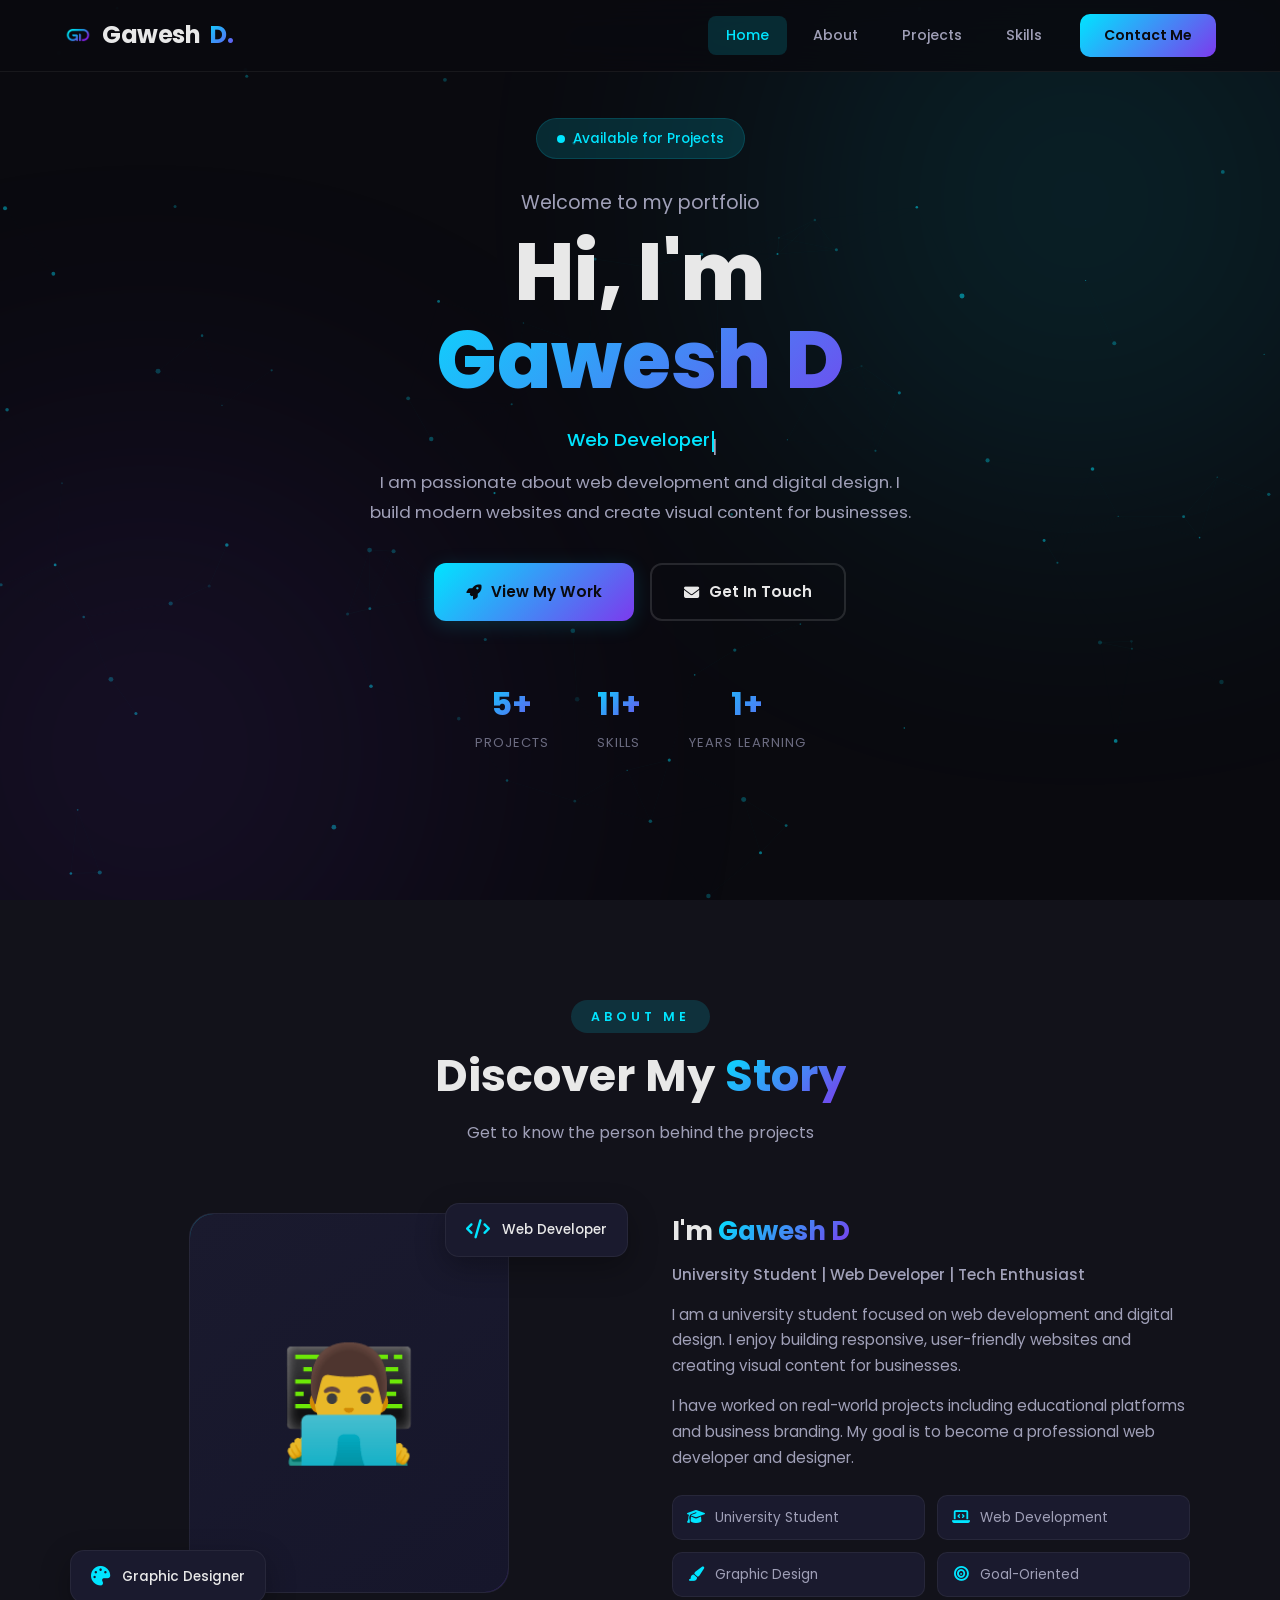
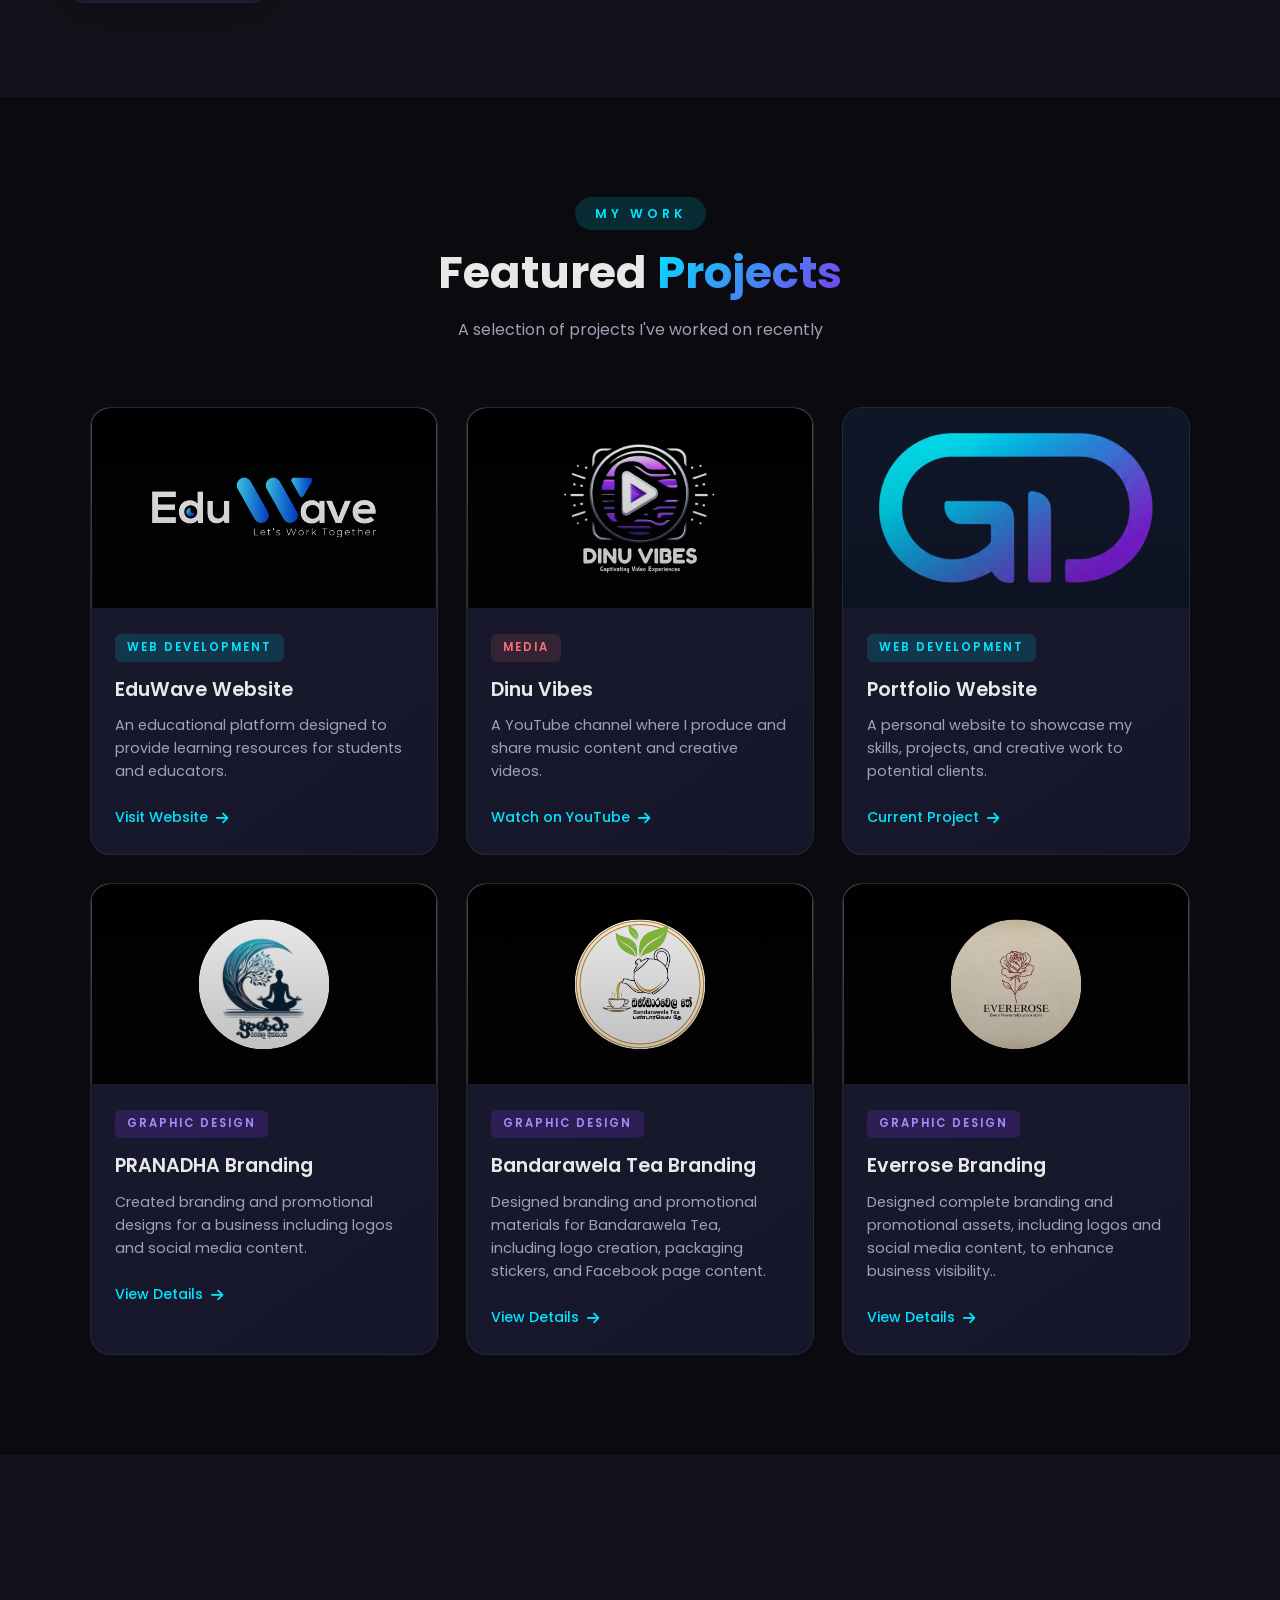
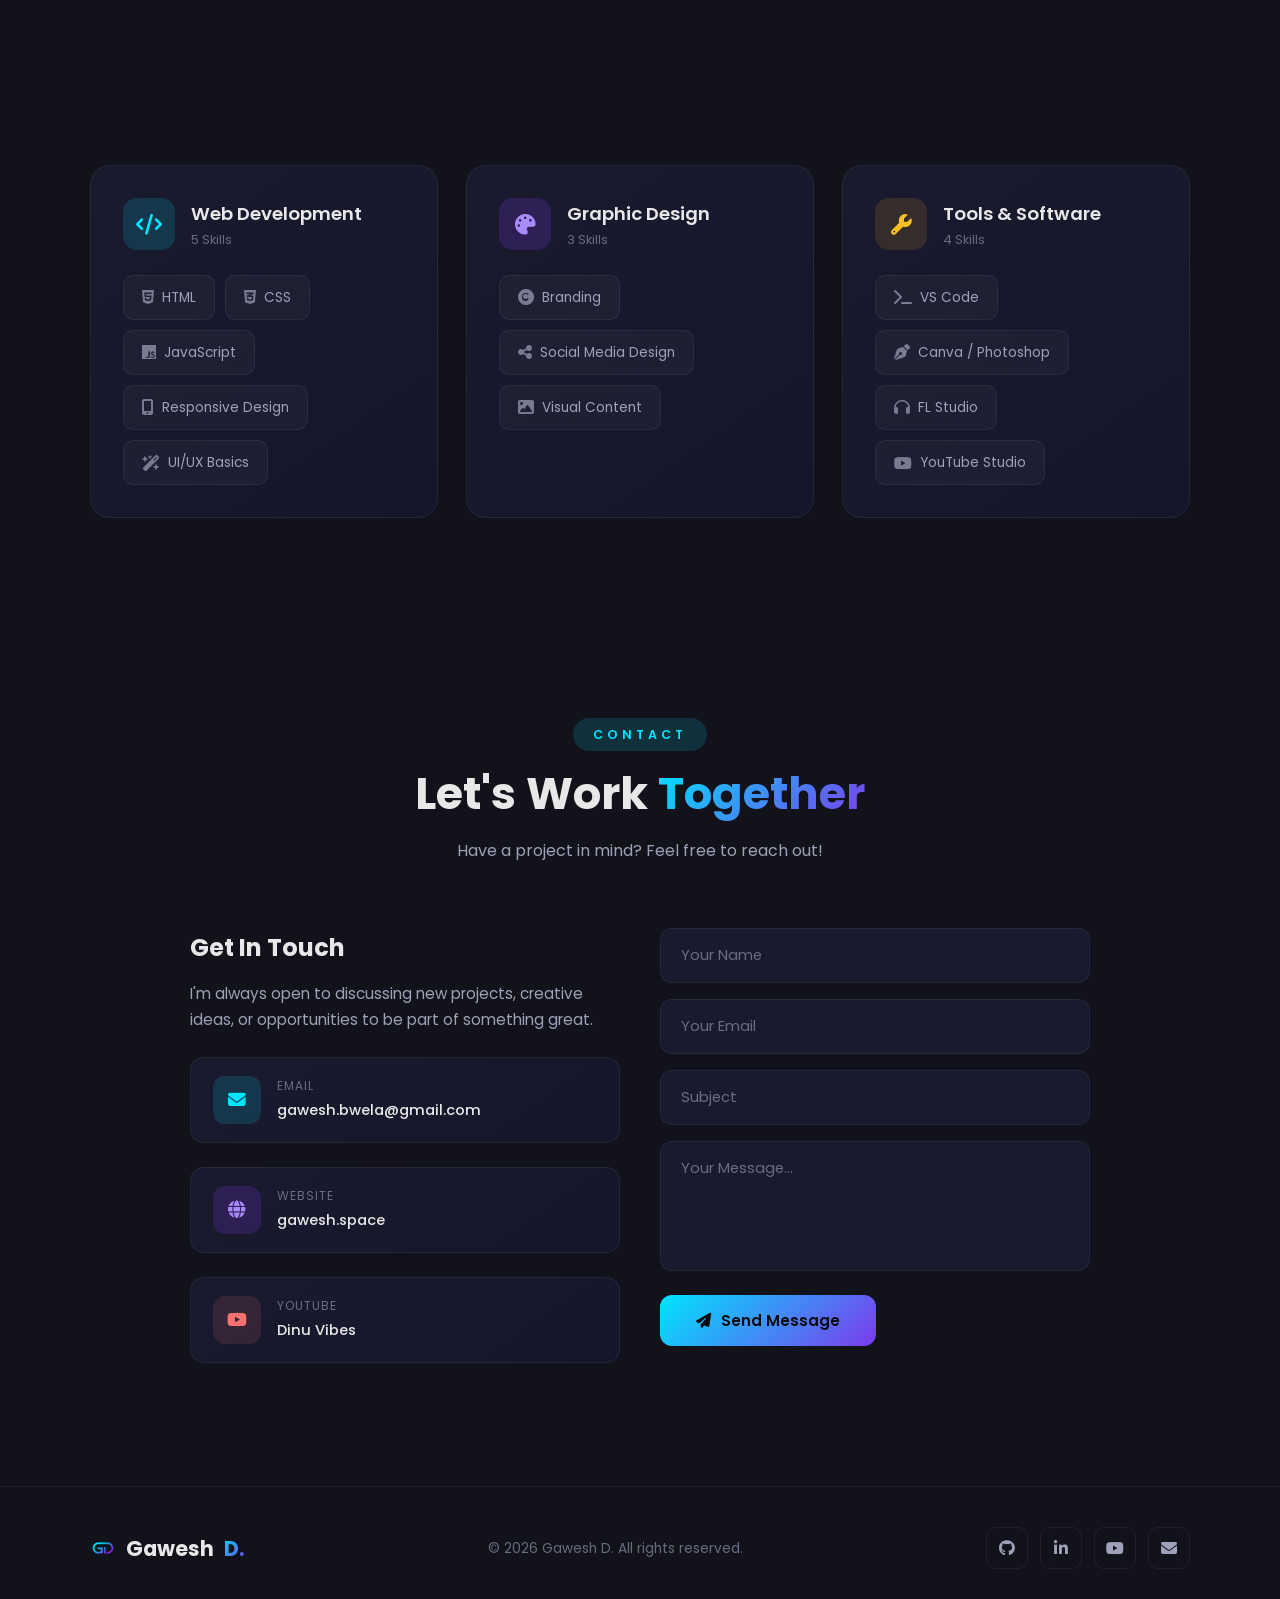
<file: index.html>
<!DOCTYPE html>
<html lang="en">

<head>
  <meta charset="UTF-8" />
  <meta name="viewport" content="width=device-width, initial-scale=1.0" />
  <link rel="icon" type="image/png" href="assets/projects/logo.png" />
  <title>Gawesh D | Portfolio</title>
  <link href="https://fonts.googleapis.com/css2?family=Poppins:wght@300;400;500;600;700;800;900&display=swap"
    rel="stylesheet" />
  <link rel="stylesheet" href="https://cdnjs.cloudflare.com/ajax/libs/font-awesome/6.5.1/css/all.min.css" />
  <link rel="stylesheet" href="style.css" />
</head>

<body>

  <!-- Preloader -->
  <div class="preloader" id="preloader">
    <div class="preloader-inner">
      <img src="assets/projects/loading.gif" alt="Loading" class="preloader-gif" />
    </div>
  </div>

  <!-- Particles Background -->
  <canvas id="particles-canvas"></canvas>

  <!-- Navbar -->
  <nav class="navbar" id="navbar">
    <a href="#home" class="nav-logo">
      <img src="assets/projects/logo.png" alt="Gawesh D Logo" class="nav-logo-img" />
      <span>Gawesh</span><span>D.</span>
    </a>
    <div class="nav-links" id="navLinks">
      <a href="#home" class="active">Home</a>
      <a href="#about">About</a>
      <a href="#projects">Projects</a>
      <a href="#skills">Skills</a>
      <a href="#contact" class="nav-cta">Contact Me</a>
    </div>
    <div class="nav-toggle" id="navToggle">
      <span></span>
      <span></span>
      <span></span>
    </div>
  </nav>
  <div class="nav-overlay" id="navOverlay"></div>

  <!-- ===== HOME / HERO ===== -->
  <section class="hero" id="home">
    <div class="hero-bg-glow glow-1"></div>
    <div class="hero-bg-glow glow-2"></div>
    <div class="hero-content">
      <div class="hero-badge">
        <span class="dot"></span>
        Available for Projects
      </div>
      <p class="hero-greeting">Welcome to my portfolio</p>
      <h1 class="hero-name">
        <span class="first">Hi, I'm</span>
        <span class="last">Gawesh D</span>
      </h1>
      <p class="hero-roles">
        <span class="typed-text" id="typedText"></span><span class="cursor">|</span>
      </p>
      <p class="hero-desc">
        I am passionate about web development and digital design. I build modern websites and create visual content for
        businesses.
      </p>
      <div class="hero-buttons">
        <a href="#projects" class="btn btn-primary">
          <i class="fa-solid fa-rocket"></i> View My Work
        </a>
        <a href="#contact" class="btn btn-outline">
          <i class="fa-solid fa-envelope"></i> Get In Touch
        </a>
      </div>
      <div class="hero-stats">
        <div class="hero-stat">
          <div class="hero-stat-number" data-count="4">0</div>
          <div class="hero-stat-label">Projects</div>
        </div>
        <div class="hero-stat">
          <div class="hero-stat-number" data-count="10">0</div>
          <div class="hero-stat-label">Skills</div>
        </div>
        <div class="hero-stat">
          <div class="hero-stat-number" data-count="2">0</div>
          <div class="hero-stat-label">Years Learning</div>
        </div>
      </div>
    </div>
  </section>

  <!-- ===== ABOUT ===== -->
  <section class="about" id="about">
    <div class="section-header reveal">
      <span class="section-tag">About Me</span>
      <h2 class="section-title">Discover My <span class="highlight">Story</span></h2>
      <p class="section-desc">Get to know the person behind the projects</p>
    </div>
    <div class="about-grid">
      <div class="about-image-wrapper reveal-left">
        <div class="about-image-box">
          <div class="about-avatar">👨‍💻</div>
        </div>
        <div class="about-float-card card-1">
          <i class="fa-solid fa-code"></i>
          <span>Web Developer</span>
        </div>
        <div class="about-float-card card-2">
          <i class="fa-solid fa-palette"></i>
          <span>Graphic Designer</span>
        </div>
      </div>
      <div class="about-text reveal-right">
        <h3>I'm <span class="highlight">Gawesh D</span></h3>
        <p class="about-subtitle">University Student | Web Developer | Tech Enthusiast</p>
        <p>
          I am a university student focused on web development and digital design. I enjoy building responsive,
          user-friendly websites and creating visual content for businesses.
        </p>
        <p>
          I have worked on real-world projects including educational platforms and business branding. My goal is to
          become a professional web developer and designer.
        </p>
        <div class="about-highlights">
          <div class="about-highlight-item">
            <i class="fa-solid fa-graduation-cap"></i>
            <span>University Student</span>
          </div>
          <div class="about-highlight-item">
            <i class="fa-solid fa-laptop-code"></i>
            <span>Web Development</span>
          </div>
          <div class="about-highlight-item">
            <i class="fa-solid fa-paintbrush"></i>
            <span>Graphic Design</span>
          </div>
          <div class="about-highlight-item">
            <i class="fa-solid fa-bullseye"></i>
            <span>Goal-Oriented</span>
          </div>
        </div>
      </div>
    </div>
  </section>

  <!-- ===== PROJECTS ===== -->
  <section class="projects" id="projects">
    <div class="section-header reveal">
      <span class="section-tag">My Work</span>
      <h2 class="section-title">Featured <span class="highlight">Projects</span></h2>
      <p class="section-desc">A selection of projects I've worked on recently</p>
    </div>
    <div class="projects-grid" id="projectsGrid">
    </div>
  </section>

  <!-- ===== SKILLS ===== -->
  <section class="skills" id="skills">
    <div class="section-header reveal">
      <span class="section-tag">My Skills</span>
      <h2 class="section-title">Tools & <span class="highlight">Technologies</span></h2>
      <p class="section-desc">The skills and tools I use to bring ideas to life</p>
    </div>
    <div class="skills-container">
      <div class="skills-categories" id="skillsGrid"></div>
    </div>
  </section>

  <!-- ===== CONTACT ===== -->
  <section class="contact" id="contact">
    <div class="section-header reveal">
      <span class="section-tag">Contact</span>
      <h2 class="section-title">Let's Work <span class="highlight">Together</span></h2>
      <p class="section-desc">Have a project in mind? Feel free to reach out!</p>
    </div>
    <div class="contact-container">
      <div class="contact-grid">
        <div class="contact-info reveal-left">
          <div class="contact-info-text">
            <h3>Get In Touch</h3>
            <p>I'm always open to discussing new projects, creative ideas, or opportunities to be part of something
              great.</p>
          </div>
          <a href="mailto:gaweh.bwela@gmail.com" class="contact-card">
            <div class="contact-card-icon email-icon">
              <i class="fa-solid fa-envelope"></i>
            </div>
            <div>
              <div class="contact-card-label">Email</div>
              <div class="contact-card-value">gawesh.bwela@gmail.com</div>
            </div>
          </a>
          <a href="https://www.gawesh.space" target="_blank" class="contact-card">
            <div class="contact-card-icon web-icon">
              <i class="fa-solid fa-globe"></i>
            </div>
            <div>
              <div class="contact-card-label">Website</div>
              <div class="contact-card-value">gawesh.space</div>
            </div>
          </a>
          <a href="https://www.youtube.com/@DINU_VIBES_OFFICIAL" target="_blank" class="contact-card">
            <div class="contact-card-icon yt-icon">
              <i class="fa-brands fa-youtube"></i>
            </div>
            <div>
              <div class="contact-card-label">YouTube</div>
              <div class="contact-card-value">Dinu Vibes</div>
            </div>
          </a>
        </div>
        <form class="contact-form reveal-right" id="contactForm">
          <div class="form-group">
            <input type="text" name="name" placeholder="Your Name" required />
          </div>
          <div class="form-group">
            <input type="email" name="email" placeholder="Your Email" required />
          </div>
          <div class="form-group">
            <input type="text" name="subject" placeholder="Subject" />
          </div>
          <div class="form-group">
            <textarea name="message" placeholder="Your Message..." required></textarea>
          </div>
          <button class="btn-submit" type="submit" id="sendBtn">
            <i class="fa-solid fa-paper-plane"></i> Send Message
          </button>
          <p class="contact-status" id="contactStatus" aria-live="polite"></p>
        </form>
      </div>
    </div>
  </section>

  <!-- ===== FOOTER ===== -->
  <footer class="footer">
    <div class="footer-content">
      <div class="footer-logo">
        <img src="assets/projects/logo.png" alt="Gawesh D Logo" class="footer-logo-img" />
        Gawesh<span class="highlight">D.</span>
      </div>
      <p class="footer-copy">&copy; 2026 Gawesh D. All rights reserved.</p>
      <div class="footer-socials">
        <a href="https://github.com/gaweshd" aria-label="GitHub"><i class="fa-brands fa-github"></i></a>
        <a href="#" aria-label="LinkedIn"><i class="fa-brands fa-linkedin-in"></i></a>
        <a href="https://www.youtube.com/@DINU_VIBES_OFFICIAL" aria-label="YouTube"><i
            class="fa-brands fa-youtube"></i></a>
        <a href="mailto:gaweh.bwela@gmail.com" aria-label="Email"><i class="fa-solid fa-envelope"></i></a>
      </div>
    </div>
  </footer>

  <!-- Back to Top -->
  <button class="back-to-top" id="backToTop" aria-label="Back to top">
    <i class="fa-solid fa-arrow-up"></i>
  </button>

  <!-- ===== JAVASCRIPT ===== -->
  <script src="script.js"></script>
</body>

</html>
</file>
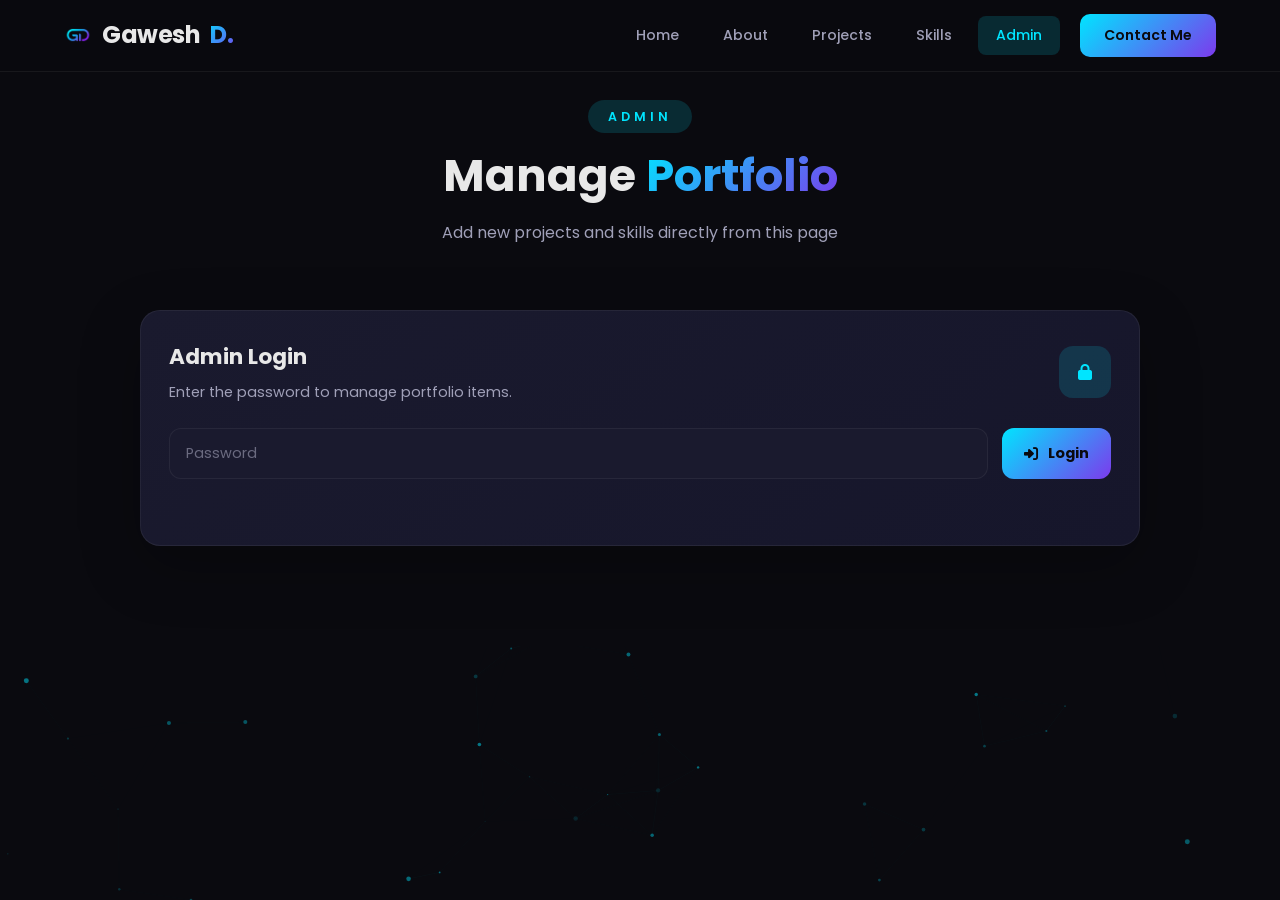
<file: admin.html>
<!DOCTYPE html>
<html lang="en">

<head>
  <meta charset="UTF-8" />
  <meta name="viewport" content="width=device-width, initial-scale=1.0" />
  <meta name="robots" content="noindex, nofollow" />
  <link rel="icon" type="image/png" href="assets/projects/logo.png" />
  <title>Admin | Gawesh D Portfolio</title>
  <link href="https://fonts.googleapis.com/css2?family=Poppins:wght@300;400;500;600;700;800;900&display=swap"
    rel="stylesheet" />
  <link rel="stylesheet" href="https://cdnjs.cloudflare.com/ajax/libs/font-awesome/6.5.1/css/all.min.css" />
  <link rel="stylesheet" href="style.css" />
</head>

<body>
  <div class="preloader" id="preloader">
    <div class="preloader-inner">
      <img src="assets/projects/loading.gif" alt="Loading" class="preloader-gif" />
    </div>
  </div>

  <canvas id="particles-canvas"></canvas>

  <nav class="navbar" id="navbar">
    <a href="index.html#home" class="nav-logo">
      <img src="assets/projects/logo.png" alt="Gawesh D Logo" class="nav-logo-img" />
      <span>Gawesh</span><span>D.</span>
    </a>
    <div class="nav-links" id="navLinks">
      <a href="index.html#home">Home</a>
      <a href="index.html#about">About</a>
      <a href="index.html#projects">Projects</a>
      <a href="index.html#skills">Skills</a>
      <a href="admin.html" class="active">Admin</a>
      <a href="index.html#contact" class="nav-cta">Contact Me</a>
    </div>
    <div class="nav-toggle" id="navToggle">
      <span></span>
      <span></span>
      <span></span>
    </div>
  </nav>
  <div class="nav-overlay" id="navOverlay"></div>

  <main>
    <section class="admin admin-page" id="admin">
      <div class="section-header reveal">
        <span class="section-tag">Admin</span>
        <h1 class="section-title">Manage <span class="highlight">Portfolio</span></h1>
        <p class="section-desc">Add new projects and skills directly from this page</p>
      </div>
      <div class="admin-panel reveal" id="adminPanel">
        <div class="admin-login" id="adminLogin">
          <div class="admin-panel-header">
            <div>
              <h3>Admin Login</h3>
              <p>Enter the password to manage portfolio items.</p>
            </div>
            <i class="fa-solid fa-lock"></i>
          </div>
          <div class="admin-login-row">
            <input type="password" id="adminPassword" placeholder="Password" aria-label="Admin password" />
            <button type="button" class="admin-btn" id="adminLoginBtn">
              <i class="fa-solid fa-right-to-bracket"></i> Login
            </button>
          </div>
          <p class="admin-message" id="adminLoginMessage"></p>
        </div>

        <div class="admin-dashboard" id="adminDashboard" hidden>
          <div class="admin-panel-header">
            <div>
              <h3>Portfolio Admin</h3>
              <p>Add items below. Changes are saved in this browser.</p>
            </div>
            <button type="button" class="admin-btn secondary" id="adminLogoutBtn">
              <i class="fa-solid fa-lock"></i> Logout
            </button>
          </div>

          <div class="admin-forms">
            <form class="admin-form" id="projectForm">
              <h4><i class="fa-solid fa-folder-plus"></i> Add Project</h4>
              <input type="text" id="projectTitle" placeholder="Project title" required />
              <select id="projectCategory" required>
                <option value="" selected disabled>Select category</option>
                <option value="Web Development">Web Development</option>
                <option value="Graphic Design">Graphic Design</option>
                <option value="Media">Media</option>
                <option value="Branding">Branding</option>
              </select>
              <textarea id="projectDescription" placeholder="Project description" required></textarea>
              <input type="text" id="projectImage" placeholder="Image file name (inside assets/projects)" required />
              <input type="url" id="projectUrl" placeholder="Project link (optional)" />
              <div class="admin-form-actions">
                <button type="submit" class="admin-btn" id="projectSubmitBtn">
                  <i class="fa-solid fa-plus"></i> Add Project
                </button>
              </div>
            </form>

            <form class="admin-form" id="skillForm">
              <h4><i class="fa-solid fa-lightbulb"></i> Add Skill</h4>
              <select id="skillCategory" required>
                <option value="" selected disabled>Select category</option>
                <option value="Web Development">Web Development</option>
                <option value="Graphic Design">Graphic Design</option>
                <option value="Tools & Software">Tools & Software</option>
                <option value="Media">Media</option>
              </select>
              <input type="text" id="skillName" placeholder="Skill name" required />
              <div class="admin-form-actions">
                <button type="submit" class="admin-btn" id="skillSubmitBtn">
                  <i class="fa-solid fa-plus"></i> Add Skill
                </button>
              </div>
            </form>
          </div>

          <p class="admin-message success" id="adminSaveMessage"></p>

          <div class="admin-export">
            <input type="password" id="githubTokenInput" class="admin-token-input" placeholder="GitHub token for direct push" autocomplete="off" />
            <button type="button" class="admin-btn secondary" id="exportDataBtn">
              <i class="fa-solid fa-download"></i> Export JSON
            </button>
            <button type="button" class="admin-btn" id="pushGithubBtn">
              <i class="fa-brands fa-github"></i> Push to GitHub
            </button>
            <p class="admin-export-note">Push commits directly to GitHub using the token, or export a repo-ready JSON backup.</p>
          </div>

          <div class="admin-lists">
            <div class="admin-list-block">
              <h4><i class="fa-solid fa-folder-open"></i> Existing Projects</h4>
              <div class="admin-list" id="adminProjectsList"></div>
            </div>
            <div class="admin-list-block">
              <h4><i class="fa-solid fa-list-check"></i> Existing Skills</h4>
              <div class="admin-list" id="adminSkillsList"></div>
            </div>
          </div>
        </div>
      </div>
    </section>
  </main>

  <div class="admin-modal" id="projectEditModal" hidden>
    <div class="admin-modal-card">
      <div class="admin-modal-header">
        <h3>Edit Project</h3>
        <button type="button" class="admin-icon-btn" id="projectModalCloseBtn" aria-label="Close">
          <i class="fa-solid fa-xmark"></i>
        </button>
      </div>
      <input type="hidden" id="projectModalIndex" />
      <div class="admin-modal-body">
        <input type="text" id="projectModalTitle" placeholder="Project title" required />
        <select id="projectModalCategory" required>
          <option value="" selected disabled>Select category</option>
          <option value="Web Development">Web Development</option>
          <option value="Graphic Design">Graphic Design</option>
          <option value="Media">Media</option>
          <option value="Branding">Branding</option>
        </select>
        <textarea id="projectModalDescription" placeholder="Project description" required></textarea>
        <input type="text" id="projectModalImage" placeholder="Image file name (inside assets/projects)" required />
        <input type="url" id="projectModalUrl" placeholder="Project link (optional)" />
      </div>
      <div class="admin-modal-actions">
        <button type="button" class="admin-btn secondary" id="projectModalCancelBtn">Cancel</button>
        <button type="button" class="admin-btn" id="projectModalSaveBtn">
          <i class="fa-solid fa-floppy-disk"></i> Save
        </button>
      </div>
    </div>
  </div>

  <div class="admin-modal" id="skillEditModal" hidden>
    <div class="admin-modal-card">
      <div class="admin-modal-header">
        <h3>Edit Skill</h3>
        <button type="button" class="admin-icon-btn" id="skillModalCloseBtn" aria-label="Close">
          <i class="fa-solid fa-xmark"></i>
        </button>
      </div>
      <input type="hidden" id="skillModalCategoryIndex" />
      <input type="hidden" id="skillModalIndex" />
      <div class="admin-modal-body">
        <select id="skillModalCategory" required>
          <option value="" selected disabled>Select category</option>
          <option value="Web Development">Web Development</option>
          <option value="Graphic Design">Graphic Design</option>
          <option value="Tools & Software">Tools & Software</option>
          <option value="Media">Media</option>
        </select>
        <input type="text" id="skillModalName" placeholder="Skill name" required />
      </div>
      <div class="admin-modal-actions">
        <button type="button" class="admin-btn secondary" id="skillModalCancelBtn">Cancel</button>
        <button type="button" class="admin-btn" id="skillModalSaveBtn">
          <i class="fa-solid fa-floppy-disk"></i> Save
        </button>
      </div>
    </div>
  </div>

  <button class="back-to-top" id="backToTop" aria-label="Back to top">
    <i class="fa-solid fa-arrow-up"></i>
  </button>

  <script src="script.js"></script>
</body>

</html>
</file>
<file: style.css>
/* ===== CSS RESET & VARIABLES ===== */
 *,
 *::before,
 *::after {
     margin: 0;
     padding: 0;
     box-sizing: border-box;
 }

 :root {
     --bg-primary: #0a0a0f;
     --bg-secondary: #12121a;
     --bg-card: #1a1a2e;
     --bg-card-hover: #22223a;
     --accent: #00e5ff;
     --accent-dark: #00b8d4;
     --accent-glow: rgba(0, 229, 255, 0.15);
     --accent-glow-strong: rgba(0, 229, 255, 0.35);
     --purple: #7c3aed;
     --purple-glow: rgba(124, 58, 237, 0.2);
     --text-primary: #e8e8e8;
     --text-secondary: #a0a0b8;
     --text-muted: #6b6b80;
     --border: rgba(255, 255, 255, 0.06);
     --nav-bg: rgba(10, 10, 15, 0.85);
     --gradient-accent: linear-gradient(135deg, #00e5ff, #7c3aed);
     --gradient-card: linear-gradient(145deg, #1a1a2e, #16162b);
     --transition-fast: 0.2s ease;
     --transition-medium: 0.4s cubic-bezier(0.25, 0.46, 0.45, 0.94);
     --transition-slow: 0.6s cubic-bezier(0.16, 1, 0.3, 1);
 }

 html {
     scroll-behavior: smooth;
     scroll-padding-top: 80px;
 }

 body {
     font-family: 'Poppins', sans-serif;
     background: var(--bg-primary);
     color: var(--text-primary);
     line-height: 1.7;
     overflow-x: hidden;
     -webkit-font-smoothing: antialiased;
 }

 ::selection {
     background: var(--accent);
     color: var(--bg-primary);
 }

 ::-webkit-scrollbar {
     width: 8px;
 }

 ::-webkit-scrollbar-track {
     background: var(--bg-primary);
 }

 ::-webkit-scrollbar-thumb {
     background: var(--bg-card);
     border-radius: 10px;
 }

 ::-webkit-scrollbar-thumb:hover {
     background: var(--accent-dark);
 }

 a {
     text-decoration: none;
     color: inherit;
 }

 ul {
     list-style: none;
 }

 /* ===== ANIMATED BACKGROUND PARTICLES ===== */
 #particles-canvas {
     position: fixed;
     top: 0;
     left: 0;
     width: 100%;
     height: 100%;
     z-index: 0;
     pointer-events: none;
 }

 /* ===== PRELOADER ===== */
 .preloader {
     position: fixed;
     inset: 0;
     background: rgba(10, 10, 15, 0.68);
     display: flex;
     align-items: center;
     justify-content: center;
     z-index: 10000;
     transition: opacity 0.6s ease, visibility 0.6s ease;
     backdrop-filter: blur(18px) saturate(120%);
     -webkit-backdrop-filter: blur(18px) saturate(120%);
 }

 .preloader.hidden {
     opacity: 0;
     visibility: hidden;
 }

 .preloader-inner {
     text-align: center;
     display: flex;
     align-items: center;
     justify-content: center;
 }

 .preloader-gif {
     width: min(120px, 28vw);
     height: auto;
     display: block;
     object-fit: contain;
 }

 /* ===== NAVBAR ===== */
 .navbar {
     position: fixed;
     top: 0;
     left: 0;
     right: 0;
     z-index: 1000;
     padding: 0 5%;
     height: 72px;
     display: flex;
     align-items: center;
     justify-content: space-between;
     background: var(--nav-bg);
     backdrop-filter: blur(20px) saturate(180%);
     -webkit-backdrop-filter: blur(20px) saturate(180%);
     border-bottom: 1px solid var(--border);
     transition: var(--transition-medium);
 }

 .navbar.scrolled {
     height: 64px;
     box-shadow: 0 4px 30px rgba(0, 0, 0, 0.3);
 }

 .nav-logo {
     display: inline-flex;
     align-items: center;
     gap: 10px;
     font-size: 1.5rem;
     font-weight: 700;
     letter-spacing: -0.5px;
     position: relative;
     z-index: 1001;
 }

 .nav-logo-img {
     width: 28px;
     height: 28px;
     object-fit: contain;
 }

 .nav-logo span:first-child {
     color: var(--text-primary);
 }

 .nav-logo span:last-child {
     background: var(--gradient-accent);
     -webkit-background-clip: text;
     -webkit-text-fill-color: transparent;
     background-clip: text;
 }

 .nav-links {
     display: flex;
     align-items: center;
     gap: 8px;
 }

 .nav-links a {
     padding: 8px 18px;
     font-size: 0.88rem;
     font-weight: 500;
     color: var(--text-secondary);
     border-radius: 8px;
     transition: var(--transition-fast);
     position: relative;
 }

 .nav-links a:hover,
 .nav-links a.active {
     color: var(--accent);
     background: var(--accent-glow);
 }

 .nav-cta {
     margin-left: 12px;
     padding: 10px 24px !important;
     background: var(--gradient-accent) !important;
     color: var(--bg-primary) !important;
     font-weight: 600 !important;
     border-radius: 10px !important;
     transition: transform var(--transition-fast), box-shadow var(--transition-fast) !important;
 }

 .nav-cta:hover {
     transform: translateY(-2px) !important;
     box-shadow: 0 8px 25px var(--accent-glow-strong) !important;
     background: var(--gradient-accent) !important;
 }

 /* Mobile Menu Toggle */
 .nav-toggle {
     display: none;
     flex-direction: column;
     gap: 5px;
     cursor: pointer;
     z-index: 1001;
     padding: 5px;
 }

 .nav-toggle span {
     width: 26px;
     height: 2.5px;
     background: var(--text-primary);
     border-radius: 5px;
     transition: var(--transition-medium);
     transform-origin: center;
 }

 .nav-toggle.active span:nth-child(1) {
     transform: rotate(45deg) translate(5px, 5px);
 }

 .nav-toggle.active span:nth-child(2) {
     opacity: 0;
     transform: scaleX(0);
 }

 .nav-toggle.active span:nth-child(3) {
     transform: rotate(-45deg) translate(5px, -5px);
 }

 /* ===== SECTION COMMON ===== */
 section {
     position: relative;
     z-index: 1;
     padding: 100px 5%;
 }

 .section-header {
     text-align: center;
     margin-bottom: 64px;
 }

 .section-tag {
     display: inline-block;
     font-size: 0.78rem;
     font-weight: 600;
     text-transform: uppercase;
     letter-spacing: 4px;
     color: var(--accent);
     background: var(--accent-glow);
     padding: 6px 20px;
     border-radius: 30px;
     margin-bottom: 16px;
 }

 .section-title {
     font-size: clamp(2rem, 4vw, 2.8rem);
     font-weight: 700;
     margin-bottom: 16px;
     line-height: 1.2;
 }

 .section-title .highlight {
     background: var(--gradient-accent);
     -webkit-background-clip: text;
     -webkit-text-fill-color: transparent;
     background-clip: text;
 }

 .section-desc {
     color: var(--text-secondary);
     max-width: 550px;
     margin: 0 auto;
     font-size: 1rem;
 }

 /* ===== SCROLL ANIMATIONS ===== */
 .reveal {
     opacity: 0;
     transform: translateY(40px);
     transition: opacity 0.7s cubic-bezier(0.16, 1, 0.3, 1),
         transform 0.7s cubic-bezier(0.16, 1, 0.3, 1);
 }

 .reveal.visible {
     opacity: 1;
     transform: translateY(0);
 }

 .reveal-left {
     opacity: 0;
     transform: translateX(-50px);
     transition: opacity 0.7s cubic-bezier(0.16, 1, 0.3, 1),
         transform 0.7s cubic-bezier(0.16, 1, 0.3, 1);
 }

 .reveal-left.visible {
     opacity: 1;
     transform: translateX(0);
 }

 .reveal-right {
     opacity: 0;
     transform: translateX(50px);
     transition: opacity 0.7s cubic-bezier(0.16, 1, 0.3, 1),
         transform 0.7s cubic-bezier(0.16, 1, 0.3, 1);
 }

 .reveal-right.visible {
     opacity: 1;
     transform: translateX(0);
 }

 .reveal-scale {
     opacity: 0;
     transform: scale(0.9);
     transition: opacity 0.6s ease, transform 0.6s ease;
 }

 .reveal-scale.visible {
     opacity: 1;
     transform: scale(1);
 }

 /* Stagger delays */
 .delay-1 {
     transition-delay: 0.1s;
 }

 .delay-2 {
     transition-delay: 0.2s;
 }

 .delay-3 {
     transition-delay: 0.3s;
 }

 .delay-4 {
     transition-delay: 0.4s;
 }

 .delay-5 {
     transition-delay: 0.5s;
 }

 /* ===== HOME / HERO ===== */
 .hero {
     min-height: 100vh;
     display: flex;
     align-items: center;
     justify-content: center;
     padding-top: 72px;
     position: relative;
     overflow: hidden;
 }

 .hero-bg-glow {
     position: absolute;
     width: 600px;
     height: 600px;
     border-radius: 50%;
     filter: blur(150px);
     opacity: 0.12;
     pointer-events: none;
 }

 .hero-bg-glow.glow-1 {
     top: -100px;
     right: -100px;
     background: var(--accent);
 }

 .hero-bg-glow.glow-2 {
     bottom: -150px;
     left: -150px;
     background: var(--purple);
 }

 .hero-content {
     text-align: center;
     max-width: 800px;
     position: relative;
     z-index: 2;
 }

 .hero-badge {
     display: inline-flex;
     align-items: center;
     gap: 8px;
     padding: 8px 20px;
     background: var(--accent-glow);
     border: 1px solid rgba(0, 229, 255, 0.15);
     border-radius: 50px;
     font-size: 0.85rem;
     color: var(--accent);
     font-weight: 500;
     margin-bottom: 28px;
     animation: fadeInDown 0.8s ease forwards;
 }

 .hero-badge .dot {
     width: 8px;
     height: 8px;
     background: var(--accent);
     border-radius: 50%;
     animation: pulse-dot 2s ease-in-out infinite;
 }

 @keyframes pulse-dot {

     0%,
     100% {
         opacity: 1;
         transform: scale(1);
     }

     50% {
         opacity: 0.5;
         transform: scale(1.3);
     }
 }

 @keyframes fadeInDown {
     from {
         opacity: 0;
         transform: translateY(-20px);
     }

     to {
         opacity: 1;
         transform: translateY(0);
     }
 }

 .hero-greeting {
     font-size: clamp(1rem, 2vw, 1.2rem);
     color: var(--text-secondary);
     font-weight: 400;
     margin-bottom: 8px;
     animation: fadeIn 0.8s ease 0.2s forwards;
     opacity: 0;
 }

 .hero-name {
     font-size: clamp(2.8rem, 7vw, 5rem);
     font-weight: 800;
     line-height: 1.1;
     margin-bottom: 20px;
     animation: fadeIn 0.8s ease 0.4s forwards;
     opacity: 0;
 }

 .hero-name .first {
     display: block;
     color: var(--text-primary);
 }

 .hero-name .last {
     display: block;
     background: var(--gradient-accent);
     -webkit-background-clip: text;
     -webkit-text-fill-color: transparent;
     background-clip: text;
 }

 @keyframes fadeIn {
     from {
         opacity: 0;
         transform: translateY(15px);
     }

     to {
         opacity: 1;
         transform: translateY(0);
     }
 }

 /* Typing effect */
 .hero-roles {
     font-size: clamp(0.95rem, 2vw, 1.15rem);
     color: var(--text-secondary);
     margin-bottom: 12px;
     min-height: 30px;
     animation: fadeIn 0.8s ease 0.6s forwards;
     opacity: 0;
 }

 .hero-roles .typed-text {
     color: var(--accent);
     font-weight: 500;
 }

 .hero-roles .cursor {
     display: inline-block;
     width: 2px;
     height: 1.1em;
     background: var(--accent);
     margin-left: 2px;
     vertical-align: text-bottom;
     animation: blink 0.7s step-end infinite;
 }

 @keyframes blink {
     50% {
         opacity: 0;
     }
 }

 .hero-desc {
     font-size: clamp(0.95rem, 1.5vw, 1.05rem);
     color: var(--text-secondary);
     max-width: 560px;
     margin: 0 auto 36px;
     line-height: 1.8;
     animation: fadeIn 0.8s ease 0.8s forwards;
     opacity: 0;
 }

 .hero-buttons {
     display: flex;
     gap: 16px;
     justify-content: center;
     flex-wrap: wrap;
     animation: fadeIn 0.8s ease 1s forwards;
     opacity: 0;
 }

 .btn {
     display: inline-flex;
     align-items: center;
     gap: 10px;
     padding: 14px 32px;
     border-radius: 12px;
     font-size: 0.95rem;
     font-weight: 600;
     font-family: 'Poppins', sans-serif;
     cursor: pointer;
     border: none;
     transition: transform var(--transition-fast), box-shadow var(--transition-fast);
 }

 .btn:hover {
     transform: translateY(-3px);
 }

 .btn-primary {
     background: var(--gradient-accent);
     color: var(--bg-primary);
     box-shadow: 0 4px 20px var(--accent-glow);
 }

 .btn-primary:hover {
     box-shadow: 0 8px 35px var(--accent-glow-strong);
 }

 .btn-outline {
     background: transparent;
     color: var(--text-primary);
     border: 2px solid rgba(255, 255, 255, 0.12);
 }

 .btn-outline:hover {
     border-color: var(--accent);
     color: var(--accent);
     box-shadow: 0 4px 20px var(--accent-glow);
 }

 .hero-stats {
     display: flex;
     justify-content: center;
     gap: 48px;
     margin-top: 56px;
     animation: fadeIn 0.8s ease 1.2s forwards;
     opacity: 0;
 }

 .hero-stat {
     text-align: center;
 }

 .hero-stat-number {
     font-size: 2rem;
     font-weight: 700;
     background: var(--gradient-accent);
     -webkit-background-clip: text;
     -webkit-text-fill-color: transparent;
     background-clip: text;
 }

 .hero-stat-label {
     font-size: 0.82rem;
     color: var(--text-muted);
     font-weight: 400;
     text-transform: uppercase;
     letter-spacing: 1px;
 }

 /* ===== ABOUT ===== */
 .about {
     background: var(--bg-secondary);
 }

 .about-grid {
     display: grid;
     grid-template-columns: 1fr 1fr;
     gap: 64px;
     align-items: center;
     max-width: 1100px;
     margin: 0 auto;
 }

 .about-image-wrapper {
     position: relative;
     display: flex;
     justify-content: center;
 }

 .about-image-box {
     width: 320px;
     height: 380px;
     border-radius: 24px;
     background: var(--gradient-card);
     border: 1px solid var(--border);
     display: flex;
     align-items: center;
     justify-content: center;
     position: relative;
     overflow: hidden;
 }

 .about-image-box::before {
     content: '';
     position: absolute;
     inset: -2px;
     border-radius: 26px;
     padding: 2px;
     background: var(--gradient-accent);
     -webkit-mask: linear-gradient(#fff 0 0) content-box, linear-gradient(#fff 0 0);
     -webkit-mask-composite: xor;
     mask-composite: exclude;
     opacity: 0.3;
 }

 .about-avatar {
     font-size: 7rem;
     opacity: 0.9;
 }

 .about-float-card {
     position: absolute;
     background: var(--bg-card);
     border: 1px solid var(--border);
     border-radius: 14px;
     padding: 14px 20px;
     display: flex;
     align-items: center;
     gap: 12px;
     font-size: 0.85rem;
     font-weight: 500;
     box-shadow: 0 10px 30px rgba(0, 0, 0, 0.3);
     backdrop-filter: blur(10px);
 }

 .about-float-card i {
     font-size: 1.2rem;
     color: var(--accent);
 }

 .about-float-card.card-1 {
     top: -10px;
     right: -20px;
     animation: float 4s ease-in-out infinite;
 }

 .about-float-card.card-2 {
     bottom: -10px;
     left: -20px;
     animation: float 4s ease-in-out infinite 1s;
 }

 @keyframes float {

     0%,
     100% {
         transform: translateY(0);
     }

     50% {
         transform: translateY(-10px);
     }
 }

 .about-text h3 {
     font-size: 1.6rem;
     font-weight: 700;
     margin-bottom: 8px;
 }

 .about-text h3 .highlight {
     background: var(--gradient-accent);
     -webkit-background-clip: text;
     -webkit-text-fill-color: transparent;
     background-clip: text;
 }

 .about-subtitle {
     color: var(--accent);
     font-size: 0.9rem;
     font-weight: 500;
     margin-bottom: 20px;
 }

 .about-text p {
     color: var(--text-secondary);
     margin-bottom: 14px;
     font-size: 0.95rem;
 }

 .about-highlights {
     display: grid;
     grid-template-columns: 1fr 1fr;
     gap: 12px;
     margin-top: 24px;
 }

 .about-highlight-item {
     display: flex;
     align-items: center;
     gap: 10px;
     padding: 10px 14px;
     background: var(--bg-card);
     border-radius: 10px;
     border: 1px solid var(--border);
     font-size: 0.85rem;
     color: var(--text-secondary);
     transition: var(--transition-fast);
 }

 .about-highlight-item:hover {
     border-color: var(--accent);
     color: var(--accent);
     background: var(--accent-glow);
 }

 .about-highlight-item i {
     color: var(--accent);
     font-size: 0.9rem;
     width: 18px;
     text-align: center;
 }

 /* ===== PROJECTS ===== */
 .projects {
     background: var(--bg-primary);
 }

 .projects-grid {
     display: grid;
     grid-template-columns: repeat(auto-fit, minmax(300px, 1fr));
     gap: 28px;
     max-width: 1100px;
     margin: 0 auto;
 }

 .project-card {
     background: var(--gradient-card);
     border: 1px solid var(--border);
     border-radius: 20px;
     overflow: hidden;
     transition: transform var(--transition-medium), box-shadow var(--transition-medium), border-color var(--transition-medium);
     position: relative;
 }

 .project-card:hover {
     transform: translateY(-8px);
     box-shadow: 0 20px 60px rgba(0, 0, 0, 0.4);
     border-color: rgba(0, 229, 255, 0.2);
 }

 .project-card-image {
     height: 200px;
     position: relative;
     overflow: hidden;
     background: #0f172a;
 }

 .project-card-image img {
     width: 100%;
     height: 100%;
     object-fit: cover;
     display: block;
     transition: transform var(--transition-medium);
 }

 .project-card:hover .project-card-image img {
     transform: scale(1.05);
 }

 .project-image-overlay {
     position: absolute;
     inset: 0;
     opacity: 0.35;
     background: linear-gradient(to top, rgba(10, 10, 15, 0.85), rgba(10, 10, 15, 0.15));
     transition: opacity var(--transition-medium);
 }

 .project-card:hover .project-image-overlay {
     opacity: 0.2;
 }

 .project-card-body {
     padding: 24px;
 }

 .project-card-tag {
     display: inline-block;
     font-size: 0.72rem;
     font-weight: 600;
     text-transform: uppercase;
     letter-spacing: 2px;
     padding: 4px 12px;
     border-radius: 6px;
     margin-bottom: 12px;
 }

 .tag-web {
     color: var(--accent);
     background: var(--accent-glow);
 }

 .tag-design {
     color: #a78bfa;
     background: var(--purple-glow);
 }

 .tag-media {
     color: #f87171;
     background: rgba(248, 113, 113, 0.12);
 }

 .project-card-title {
     font-size: 1.2rem;
     font-weight: 600;
     margin-bottom: 8px;
     transition: color var(--transition-fast);
 }

 .project-card:hover .project-card-title {
     color: var(--accent);
 }

 .project-card-desc {
     color: var(--text-secondary);
     font-size: 0.9rem;
     margin-bottom: 20px;
     line-height: 1.6;
 }

 .project-card-link {
     display: inline-flex;
     align-items: center;
     gap: 8px;
     color: var(--accent);
     font-size: 0.88rem;
     font-weight: 500;
     transition: gap var(--transition-fast);
 }

 .project-card-link:hover {
     gap: 14px;
 }

 /* ===== SKILLS ===== */
 .skills {
     background: var(--bg-secondary);
 }

 .skills-container {
     max-width: 1100px;
     margin: 0 auto;
 }

 .skills-categories {
     display: grid;
     grid-template-columns: repeat(auto-fit, minmax(320px, 1fr));
     gap: 28px;
 }

 .skill-category {
     background: var(--gradient-card);
     border: 1px solid var(--border);
     border-radius: 20px;
     padding: 32px;
     transition: transform var(--transition-medium), box-shadow var(--transition-medium), border-color var(--transition-medium);
 }

 .skill-category:hover {
     transform: translateY(-5px);
     box-shadow: 0 15px 40px rgba(0, 0, 0, 0.3);
     border-color: rgba(0, 229, 255, 0.15);
 }

 .skill-category-header {
     display: flex;
     align-items: center;
     gap: 16px;
     margin-bottom: 24px;
 }

 .skill-category-icon {
     width: 52px;
     height: 52px;
     border-radius: 14px;
     display: flex;
     align-items: center;
     justify-content: center;
     font-size: 1.3rem;
 }

 .skill-category-icon.web {
     background: var(--accent-glow);
     color: var(--accent);
 }

 .skill-category-icon.design-icon {
     background: var(--purple-glow);
     color: #a78bfa;
 }

 .skill-category-icon.tools-icon {
     background: rgba(251, 191, 36, 0.12);
     color: #fbbf24;
 }

 .skill-category-name {
     font-size: 1.15rem;
     font-weight: 600;
 }

 .skill-category-count {
     font-size: 0.78rem;
     color: var(--text-muted);
     font-weight: 400;
 }

 .skill-tags {
     display: flex;
     flex-wrap: wrap;
     gap: 10px;
 }

 .skill-tag {
     display: flex;
     align-items: center;
     gap: 8px;
     padding: 10px 18px;
     background: rgba(255, 255, 255, 0.03);
     border: 1px solid var(--border);
     border-radius: 10px;
     font-size: 0.85rem;
     color: var(--text-secondary);
     transition: var(--transition-fast);
     cursor: default;
 }

 .skill-tag:hover {
     border-color: var(--accent);
     color: var(--accent);
     background: var(--accent-glow);
     transform: translateY(-2px);
 }

 .skill-tag i {
     font-size: 1rem;
     opacity: 0.7;
 }

 /* ===== ADMIN ===== */
 .admin {
     background: var(--bg-primary);
 }

 .admin-panel {
     max-width: 1000px;
     margin: 0 auto;
     background: var(--gradient-card);
     border: 1px solid var(--border);
     border-radius: 20px;
     padding: 28px;
     box-shadow: 0 20px 60px rgba(0, 0, 0, 0.25);
 }

 .admin-panel-header {
     display: flex;
     align-items: center;
     justify-content: space-between;
     gap: 18px;
     margin-bottom: 24px;
 }

 .admin-panel-header h3 {
     font-size: 1.35rem;
     font-weight: 700;
     margin-bottom: 4px;
 }

 .admin-panel-header p {
     color: var(--text-secondary);
     font-size: 0.9rem;
 }

 .admin-panel-header > i {
     width: 52px;
     height: 52px;
     border-radius: 14px;
     background: var(--accent-glow);
     color: var(--accent);
     display: flex;
     align-items: center;
     justify-content: center;
     flex-shrink: 0;
 }

 .admin-login-row {
     display: grid;
     grid-template-columns: minmax(0, 1fr) auto;
     gap: 14px;
 }

 .admin-forms {
     display: grid;
     grid-template-columns: 1.2fr 0.8fr;
     gap: 22px;
 }

 .admin-form {
     display: flex;
     flex-direction: column;
     gap: 14px;
     padding: 22px;
     background: rgba(255, 255, 255, 0.03);
     border: 1px solid var(--border);
     border-radius: 16px;
 }

 .admin-form h4 {
     display: flex;
     align-items: center;
     gap: 10px;
     font-size: 1rem;
     font-weight: 600;
     margin-bottom: 4px;
 }

 .admin-form h4 i {
     color: var(--accent);
 }

 .admin-form-actions {
     display: flex;
     gap: 10px;
 }

 .admin input,
 .admin select,
 .admin textarea {
     width: 100%;
     padding: 14px 16px;
     background: var(--bg-card);
     border: 1px solid var(--border);
     border-radius: 12px;
     color: var(--text-primary);
     font-family: 'Poppins', sans-serif;
     font-size: 0.9rem;
     outline: none;
     transition: var(--transition-fast);
 }

 .admin textarea {
     min-height: 122px;
     resize: vertical;
 }

 .admin input:focus,
 .admin select:focus,
 .admin textarea:focus {
     border-color: var(--accent);
     box-shadow: 0 0 0 3px var(--accent-glow);
 }

 .admin input::placeholder,
 .admin textarea::placeholder {
     color: var(--text-muted);
 }

 .admin select {
     appearance: none;
     -webkit-appearance: none;
     -moz-appearance: none;
 }

 .admin-btn {
     display: inline-flex;
     align-items: center;
     justify-content: center;
     gap: 10px;
     padding: 13px 22px;
     background: var(--gradient-accent);
     color: var(--bg-primary);
     border: none;
     border-radius: 12px;
     font-size: 0.9rem;
     font-weight: 700;
     font-family: 'Poppins', sans-serif;
     cursor: pointer;
     transition: transform var(--transition-fast), box-shadow var(--transition-fast);
     white-space: nowrap;
 }

 .admin-btn:hover {
     transform: translateY(-2px);
     box-shadow: 0 8px 30px var(--accent-glow-strong);
 }

 .admin-btn.secondary {
     background: rgba(255, 255, 255, 0.05);
     color: var(--text-primary);
     border: 1px solid var(--border);
 }

 .admin-message {
     min-height: 24px;
     margin-top: 14px;
     color: #f87171;
     font-size: 0.9rem;
 }

 .admin-message.success {
     color: #4ade80;
 }

 .admin-export {
     margin-top: 18px;
     display: flex;
     align-items: center;
     justify-content: space-between;
     gap: 14px;
     padding: 16px;
     border: 1px solid var(--border);
     border-radius: 14px;
     background: rgba(255, 255, 255, 0.02);
 }

 .admin-token-input {
     flex: 1 1 280px;
     min-width: 220px;
     padding: 14px 16px;
     background: var(--bg-card);
     border: 1px solid var(--border);
     border-radius: 12px;
     color: var(--text-primary);
     font-family: 'Poppins', sans-serif;
     font-size: 0.9rem;
     outline: none;
     transition: var(--transition-fast);
 }

 .admin-token-input:focus {
     border-color: var(--accent);
     box-shadow: 0 0 0 3px var(--accent-glow);
 }

 .admin-token-input::placeholder {
     color: var(--text-muted);
 }

 .admin-export-note {
     color: var(--text-secondary);
     font-size: 0.88rem;
     max-width: 520px;
 }

 .admin-export .admin-btn {
     white-space: nowrap;
 }

 .admin-lists {
     margin-top: 28px;
     display: grid;
     grid-template-columns: 1fr 1fr;
     gap: 20px;
 }

 .admin-list-block {
     background: rgba(255, 255, 255, 0.02);
     border: 1px solid var(--border);
     border-radius: 14px;
     padding: 16px;
 }

 .admin-list-block h4 {
     display: flex;
     align-items: center;
     gap: 8px;
     margin-bottom: 12px;
     font-size: 0.95rem;
 }

 .admin-list {
     display: flex;
     flex-direction: column;
     gap: 10px;
 }

 .admin-list-item {
     display: flex;
     align-items: center;
     justify-content: space-between;
     gap: 10px;
     border: 1px solid var(--border);
     border-radius: 10px;
     padding: 10px 12px;
     background: rgba(255, 255, 255, 0.02);
 }

 .admin-list-content {
     display: flex;
     flex-direction: column;
     min-width: 0;
 }

 .admin-list-content strong,
 .admin-list-content span {
     overflow: hidden;
     text-overflow: ellipsis;
     white-space: nowrap;
 }

 .admin-list-content strong {
     font-size: 0.9rem;
     color: var(--text-primary);
 }

 .admin-list-content span {
     font-size: 0.78rem;
     color: var(--text-muted);
 }

 .admin-delete-btn {
     flex-shrink: 0;
     display: inline-flex;
     align-items: center;
     gap: 6px;
     border: 1px solid rgba(248, 113, 113, 0.4);
     background: rgba(248, 113, 113, 0.12);
     color: #fca5a5;
     border-radius: 8px;
     padding: 8px 10px;
     cursor: pointer;
     font-size: 0.8rem;
     font-weight: 600;
     transition: var(--transition-fast);
 }

 .admin-delete-btn:hover {
     background: rgba(248, 113, 113, 0.2);
     color: #fecaca;
 }

 .admin-list-actions {
     display: flex;
     align-items: center;
     gap: 8px;
 }

 .admin-edit-btn {
     flex-shrink: 0;
     display: inline-flex;
     align-items: center;
     gap: 6px;
     border: 1px solid rgba(0, 229, 255, 0.4);
     background: rgba(0, 229, 255, 0.12);
     color: #a5f3fc;
     border-radius: 8px;
     padding: 8px 10px;
     cursor: pointer;
     font-size: 0.8rem;
     font-weight: 600;
     transition: var(--transition-fast);
 }

 .admin-edit-btn:hover {
     background: rgba(0, 229, 255, 0.2);
     color: #cffafe;
 }

 .admin-list-empty {
     color: var(--text-muted);
     font-size: 0.85rem;
     padding: 10px;
     border: 1px dashed var(--border);
     border-radius: 10px;
 }

 .admin-modal {
     position: fixed;
     inset: 0;
     z-index: 1200;
     background: rgba(2, 6, 23, 0.7);
     display: flex;
     align-items: center;
     justify-content: center;
     padding: 20px;
 }

 .admin-modal-card {
     width: min(560px, 100%);
     background: var(--gradient-card);
     border: 1px solid var(--border);
     border-radius: 16px;
     padding: 18px;
     box-shadow: 0 20px 60px rgba(0, 0, 0, 0.35);
 }

 .admin-modal-header {
     display: flex;
     align-items: center;
     justify-content: space-between;
     gap: 10px;
     margin-bottom: 14px;
 }

 .admin-modal-header h3 {
     font-size: 1.05rem;
 }

 .admin-icon-btn {
     width: 34px;
     height: 34px;
     border-radius: 8px;
     border: 1px solid var(--border);
     background: rgba(255, 255, 255, 0.05);
     color: var(--text-primary);
     cursor: pointer;
 }

 .admin-modal-body {
     display: flex;
     flex-direction: column;
     gap: 10px;
 }

 .admin-modal-body input,
 .admin-modal-body select,
 .admin-modal-body textarea {
     width: 100%;
     padding: 14px 16px;
     background: var(--bg-card);
     border: 1px solid var(--border);
     border-radius: 12px;
     color: var(--text-primary);
     font-family: 'Poppins', sans-serif;
     font-size: 0.9rem;
     outline: none;
     transition: var(--transition-fast);
 }

 .admin-modal-body textarea {
     min-height: 122px;
     resize: vertical;
 }

 .admin-modal-body input:focus,
 .admin-modal-body select:focus,
 .admin-modal-body textarea:focus {
     border-color: var(--accent);
     box-shadow: 0 0 0 3px var(--accent-glow);
 }

 .admin-modal-body input::placeholder,
 .admin-modal-body textarea::placeholder {
     color: var(--text-muted);
 }

 .admin-modal-body select {
     appearance: none;
     -webkit-appearance: none;
     -moz-appearance: none;
 }

 .admin-modal-actions {
     margin-top: 14px;
     display: flex;
     justify-content: flex-end;
     gap: 10px;
 }

 [hidden] {
     display: none !important;
 }

 /* ===== CONTACT ===== */
 .contact {
     background: var(--bg-secondary);
 }

 .contact-container {
     max-width: 900px;
     margin: 0 auto;
 }

 .contact-grid {
     display: grid;
     grid-template-columns: 1fr 1fr;
     gap: 40px;
 }

 .contact-info {
     display: flex;
     flex-direction: column;
     gap: 24px;
 }

 .contact-info-text h3 {
     font-size: 1.5rem;
     font-weight: 700;
     margin-bottom: 12px;
 }

 .contact-info-text p {
     color: var(--text-secondary);
     font-size: 0.95rem;
     line-height: 1.7;
 }

 .contact-card {
     display: flex;
     align-items: center;
     gap: 16px;
     padding: 18px 22px;
     background: var(--gradient-card);
     border: 1px solid var(--border);
     border-radius: 14px;
     transition: var(--transition-fast);
 }

 .contact-card:hover {
     border-color: var(--accent);
     transform: translateX(5px);
 }

 .contact-card-icon {
     width: 48px;
     height: 48px;
     border-radius: 12px;
     display: flex;
     align-items: center;
     justify-content: center;
     font-size: 1.1rem;
     flex-shrink: 0;
 }

 .contact-card-icon.email-icon {
     background: var(--accent-glow);
     color: var(--accent);
 }

 .contact-card-icon.web-icon {
     background: var(--purple-glow);
     color: #a78bfa;
 }

 .contact-card-icon.yt-icon {
     background: rgba(248, 113, 113, 0.12);
     color: #f87171;
 }

 .contact-card-label {
     font-size: 0.75rem;
     color: var(--text-muted);
     text-transform: uppercase;
     letter-spacing: 1px;
     margin-bottom: 2px;
 }

 .contact-card-value {
     font-size: 0.92rem;
     font-weight: 500;
     color: var(--text-primary);
 }

 /* Contact Form */
 .contact-form {
     display: flex;
     flex-direction: column;
     gap: 16px;
 }

 .form-group {
     position: relative;
 }

 .form-group input,
 .form-group textarea {
     width: 100%;
     padding: 16px 20px;
     background: var(--bg-card);
     border: 1px solid var(--border);
     border-radius: 12px;
     color: var(--text-primary);
     font-family: 'Poppins', sans-serif;
     font-size: 0.92rem;
     outline: none;
     transition: var(--transition-fast);
     resize: none;
 }

 .form-group input:focus,
 .form-group textarea:focus {
     border-color: var(--accent);
     box-shadow: 0 0 0 3px var(--accent-glow);
 }

 .form-group input::placeholder,
 .form-group textarea::placeholder {
     color: var(--text-muted);
 }

 .form-group textarea {
     height: 130px;
 }

 .btn-submit {
     align-self: flex-start;
     padding: 14px 36px;
     background: var(--gradient-accent);
     color: var(--bg-primary);
     border: none;
     border-radius: 12px;
     font-size: 0.95rem;
     font-weight: 600;
     font-family: 'Poppins', sans-serif;
     cursor: pointer;
     transition: transform var(--transition-fast), box-shadow var(--transition-fast);
     display: flex;
     align-items: center;
     gap: 10px;
 }

 .btn-submit:hover {
     transform: translateY(-3px);
     box-shadow: 0 8px 30px var(--accent-glow-strong);
 }

 .contact-status {
     min-height: 22px;
     font-size: 0.88rem;
     color: var(--text-muted);
     margin-top: 2px;
     padding-left: 2px;
 }

 .contact-status.success {
     color: #4ade80;
 }

 .contact-status.error {
     color: #f87171;
 }

 /* ===== FOOTER ===== */
 .footer {
     position: relative;
     z-index: 1;
     padding: 40px 5% 30px;
     border-top: 1px solid var(--border);
     background: var(--bg-secondary);
 }

 .footer-content {
     max-width: 1100px;
     margin: 0 auto;
     display: flex;
     align-items: center;
     justify-content: space-between;
     flex-wrap: wrap;
     gap: 20px;
 }

 .footer-logo {
     display: inline-flex;
     align-items: center;
     gap: 10px;
     font-size: 1.3rem;
     font-weight: 700;
 }

 .footer-logo-img {
     width: 26px;
     height: 26px;
     object-fit: contain;
 }

 .footer-logo .highlight {
     background: var(--gradient-accent);
     -webkit-background-clip: text;
     -webkit-text-fill-color: transparent;
     background-clip: text;
 }

 .footer-copy {
     color: var(--text-muted);
     font-size: 0.85rem;
 }

 .footer-socials {
     display: flex;
     gap: 12px;
 }

 .footer-socials a {
     width: 42px;
     height: 42px;
     border-radius: 10px;
     border: 1px solid var(--border);
     display: flex;
     align-items: center;
     justify-content: center;
     color: var(--text-secondary);
     font-size: 1rem;
     transition: var(--transition-fast);
 }

 .footer-socials a:hover {
     border-color: var(--accent);
     color: var(--accent);
     background: var(--accent-glow);
     transform: translateY(-3px);
 }

 /* ===== BACK TO TOP ===== */
 .back-to-top {
     position: fixed;
     bottom: 30px;
     right: 30px;
     width: 48px;
     height: 48px;
     border-radius: 14px;
     background: var(--gradient-accent);
     color: var(--bg-primary);
     border: none;
     font-size: 1.1rem;
     cursor: pointer;
     z-index: 999;
     display: flex;
     align-items: center;
     justify-content: center;
     opacity: 0;
     visibility: hidden;
     transform: translateY(20px);
     transition: var(--transition-medium);
     box-shadow: 0 4px 20px var(--accent-glow);
 }

 .back-to-top.visible {
     opacity: 1;
     visibility: visible;
     transform: translateY(0);
 }

 .back-to-top:hover {
     transform: translateY(-3px);
     box-shadow: 0 8px 30px var(--accent-glow-strong);
 }

 /* ===== RESPONSIVE ===== */
 @media (max-width: 900px) {
     .about-grid {
         grid-template-columns: 1fr;
         gap: 40px;
         text-align: center;
     }

     .about-image-wrapper {
         order: -1;
     }

     .about-highlights {
         grid-template-columns: 1fr 1fr;
     }

     .contact-grid {
         grid-template-columns: 1fr;
     }

     .admin-forms {
         grid-template-columns: 1fr;
     }

     .admin-lists {
         grid-template-columns: 1fr;
     }

     .admin-form-actions,
     .admin-list-actions,
     .admin-modal-actions {
         flex-wrap: wrap;
     }
 }

 @media (max-width: 768px) {
     section {
         padding: 80px 6%;
     }

     .nav-links {
         position: fixed;
         top: 0;
         right: -100%;
         width: 280px;
         height: 100vh;
         background: var(--bg-secondary);
         flex-direction: column;
         justify-content: center;
         gap: 8px;
         padding: 30px;
         border-left: 1px solid var(--border);
         transition: right var(--transition-medium);
         box-shadow: -10px 0 30px rgba(0, 0, 0, 0.3);
     }

     .nav-links.open {
         right: 0;
     }

     .nav-links a {
         font-size: 1rem;
         padding: 14px 20px;
         width: 100%;
         border-radius: 10px;
     }

     .nav-cta {
         margin-left: 0 !important;
         text-align: center;
         justify-content: center;
     }

     .nav-toggle {
         display: flex;
     }

     .hero-stats {
         gap: 28px;
     }

     .hero-stat-number {
         font-size: 1.6rem;
     }

     .about-image-box {
         width: 260px;
         height: 320px;
     }

     .about-highlights {
         grid-template-columns: 1fr;
     }

     .projects-grid {
         grid-template-columns: 1fr;
     }

     .skills-categories {
         grid-template-columns: 1fr;
     }

     .admin-panel {
         padding: 22px;
     }

     .admin-panel-header,
     .admin-login-row {
         grid-template-columns: 1fr;
         flex-direction: column;
         align-items: stretch;
     }

     .admin-btn {
         width: 100%;
     }

     .footer-content {
         flex-direction: column;
         text-align: center;
     }
 }

 @media (max-width: 480px) {
     .hero-name {
         font-size: 2.5rem;
     }

     .hero-stats {
         flex-direction: column;
         gap: 16px;
     }

     .hero-buttons {
         flex-direction: column;
         align-items: center;
     }

     .btn {
         width: 100%;
         justify-content: center;
         max-width: 260px;
     }
 }

 /* Mobile overlay */
 .nav-overlay {
     position: fixed;
     inset: 0;
     background: rgba(0, 0, 0, 0.5);
     z-index: 998;
     opacity: 0;
     visibility: hidden;
     transition: var(--transition-medium);
 }

 .nav-overlay.active {
     opacity: 1;
     visibility: visible;
 }
</file>
